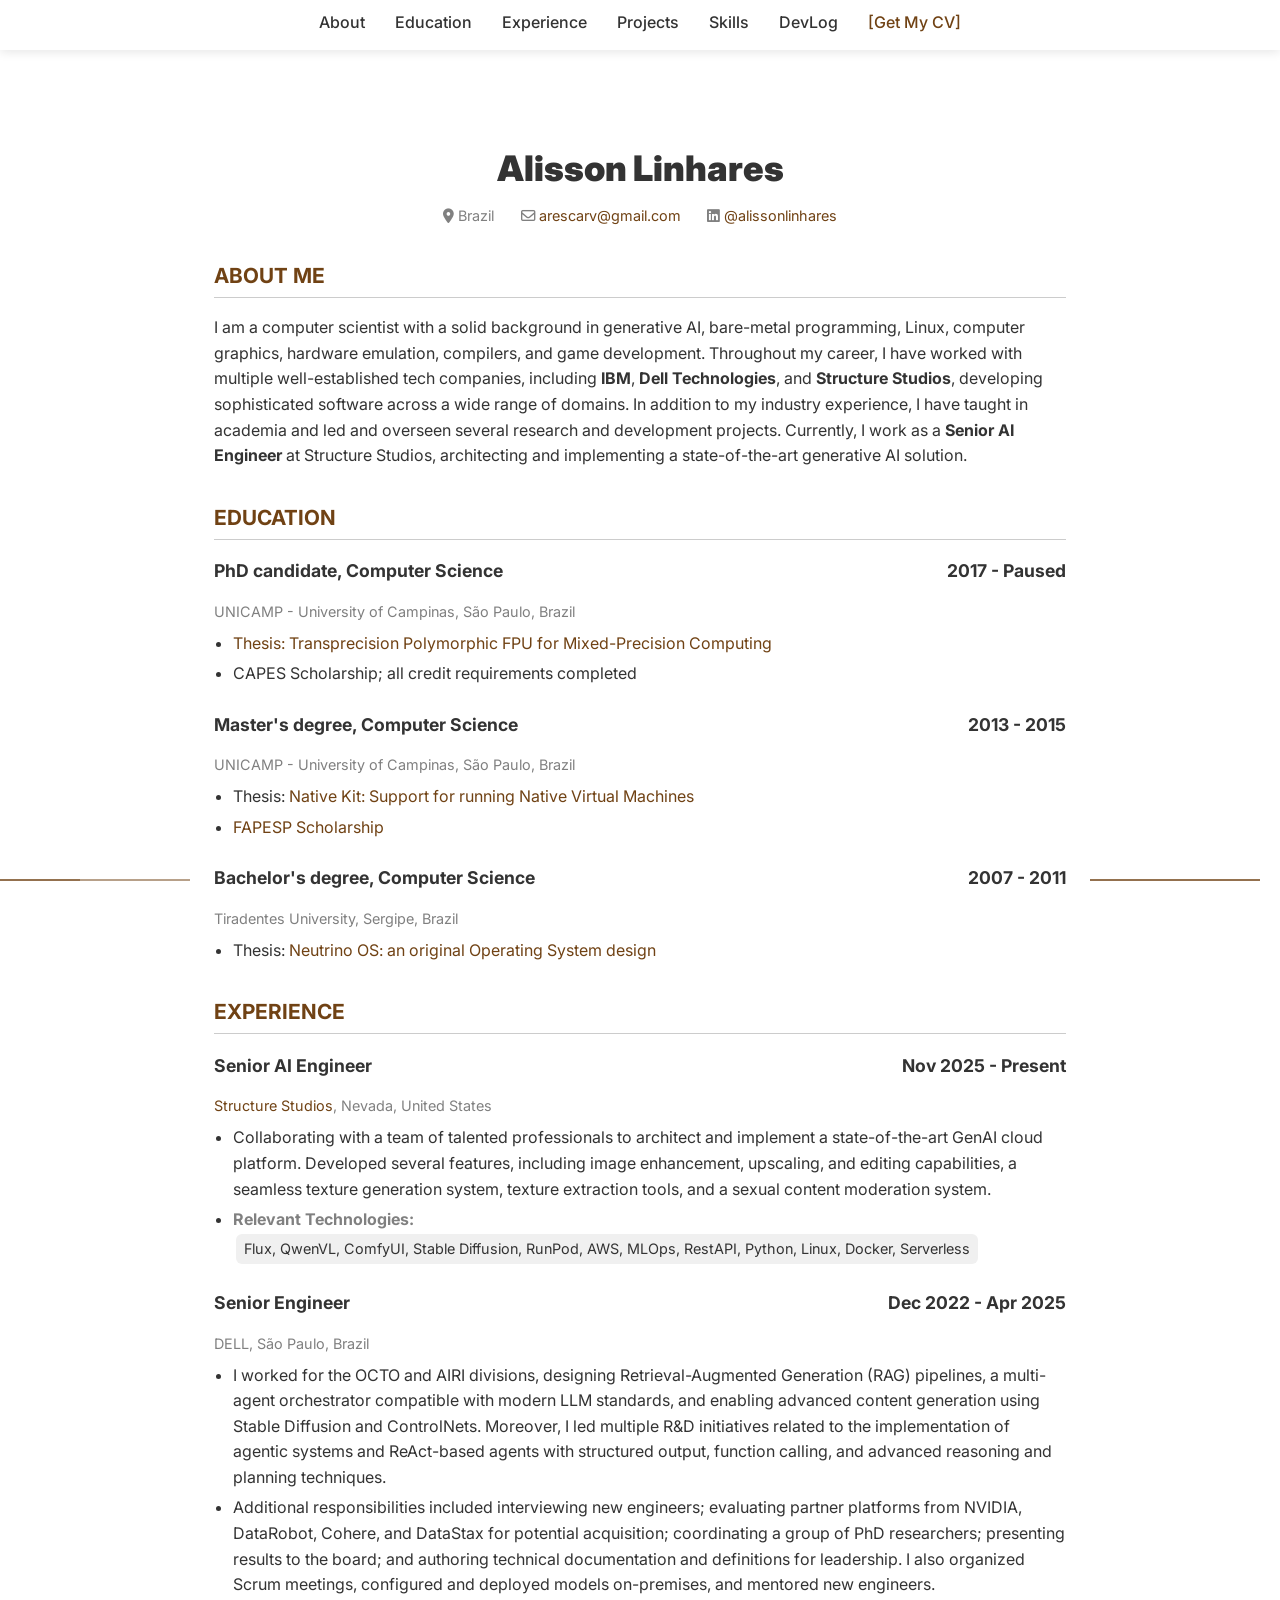
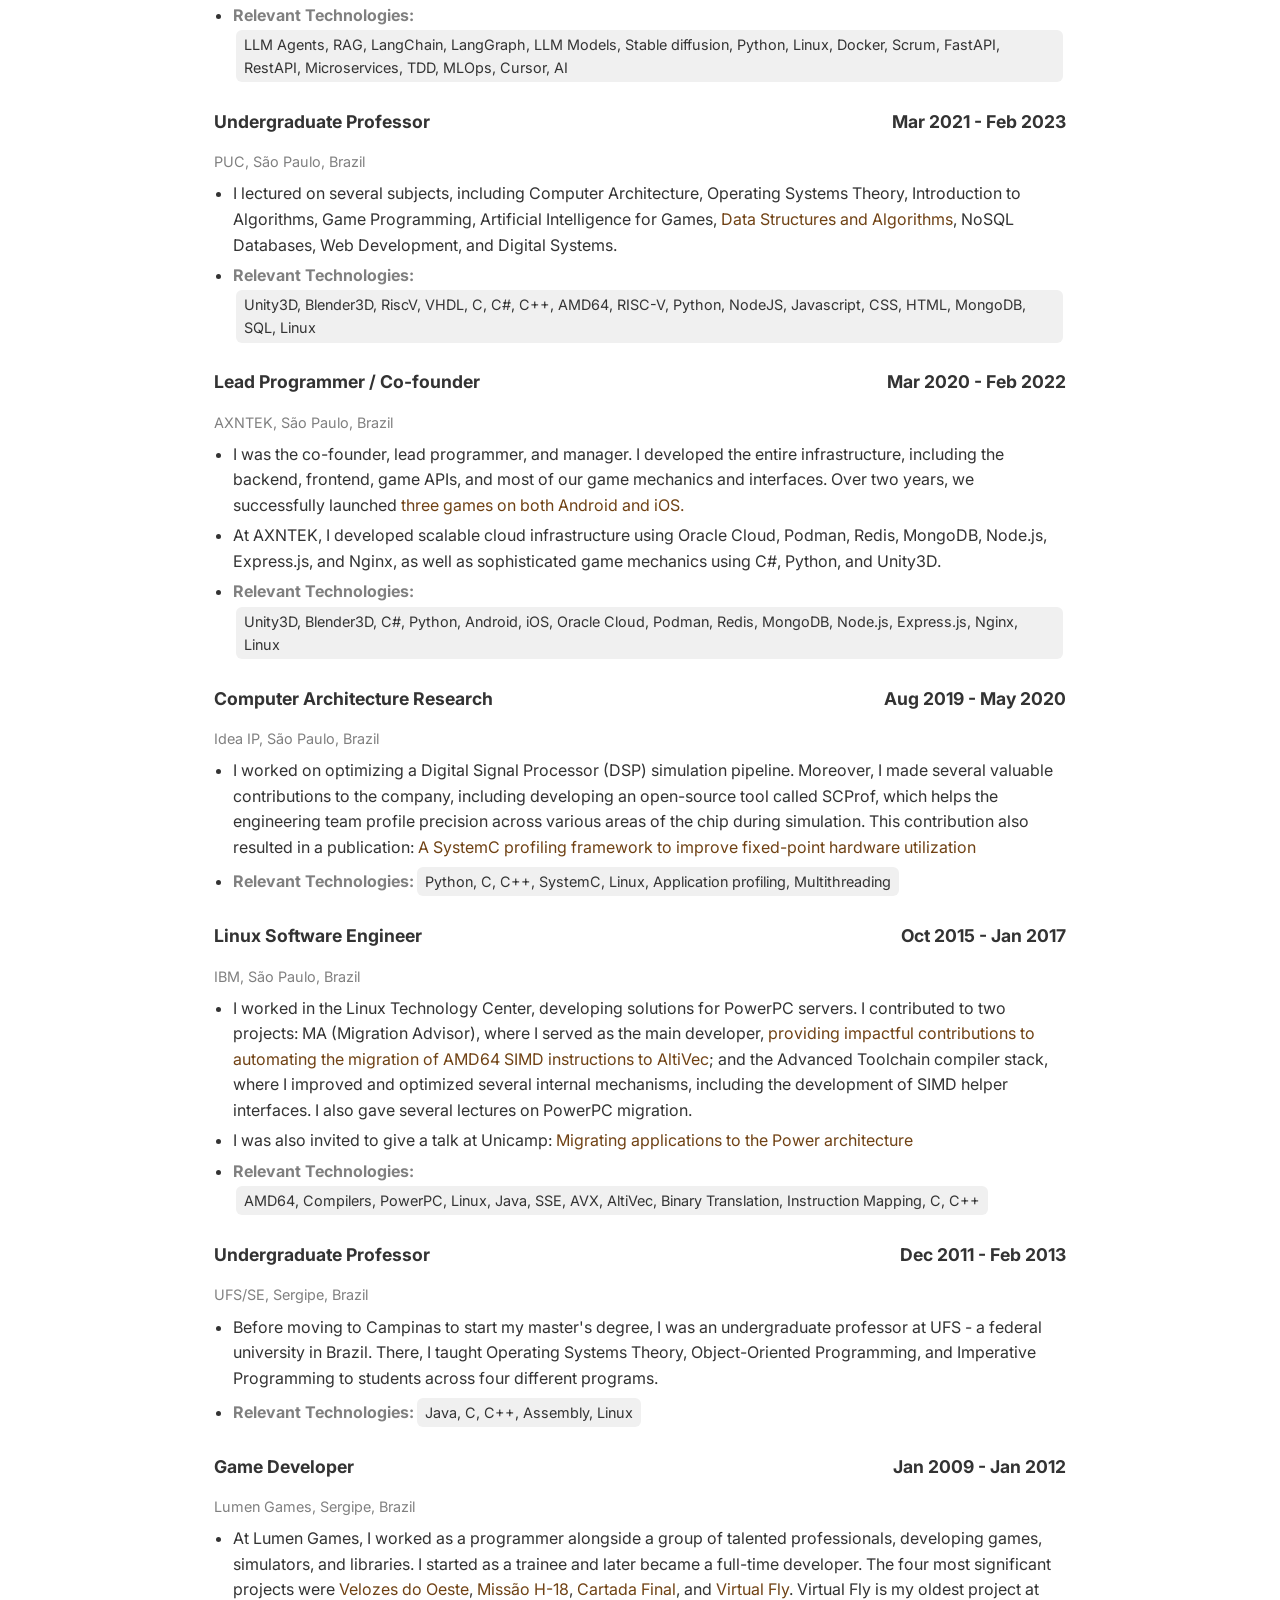
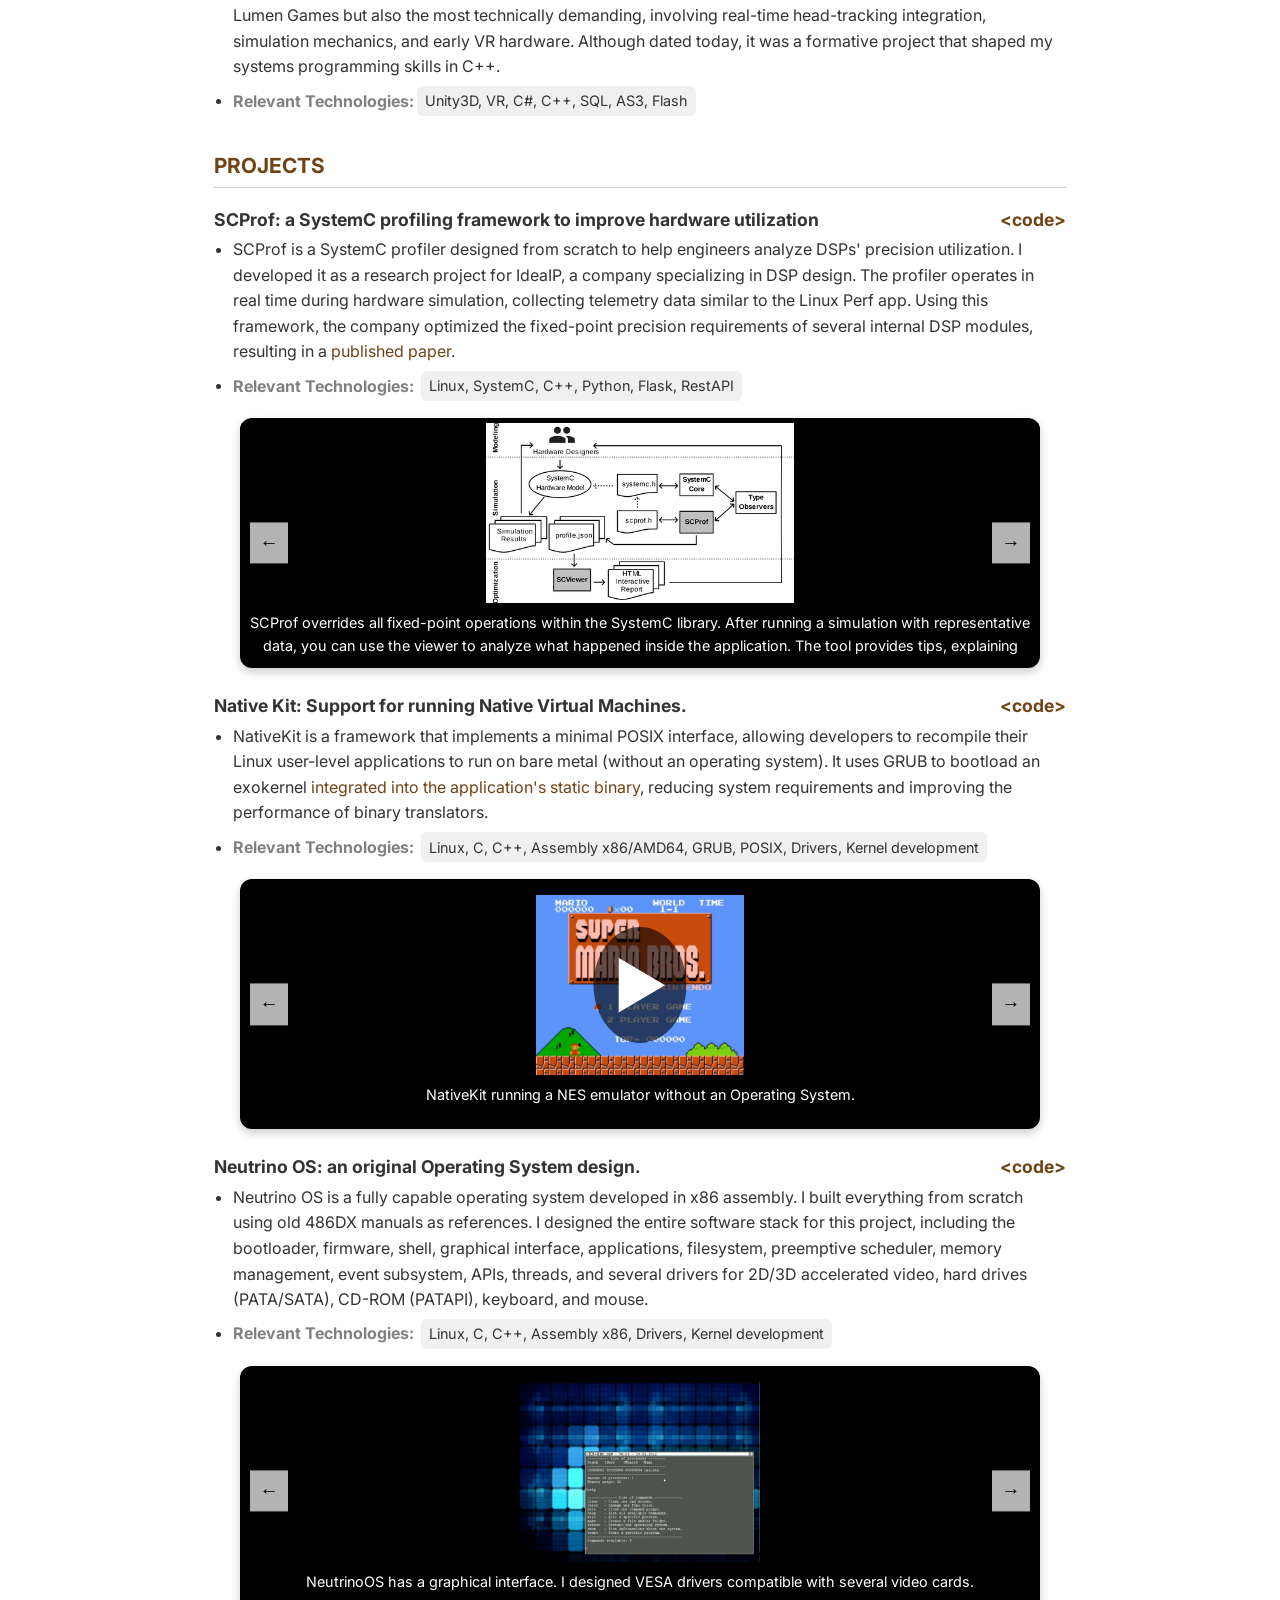
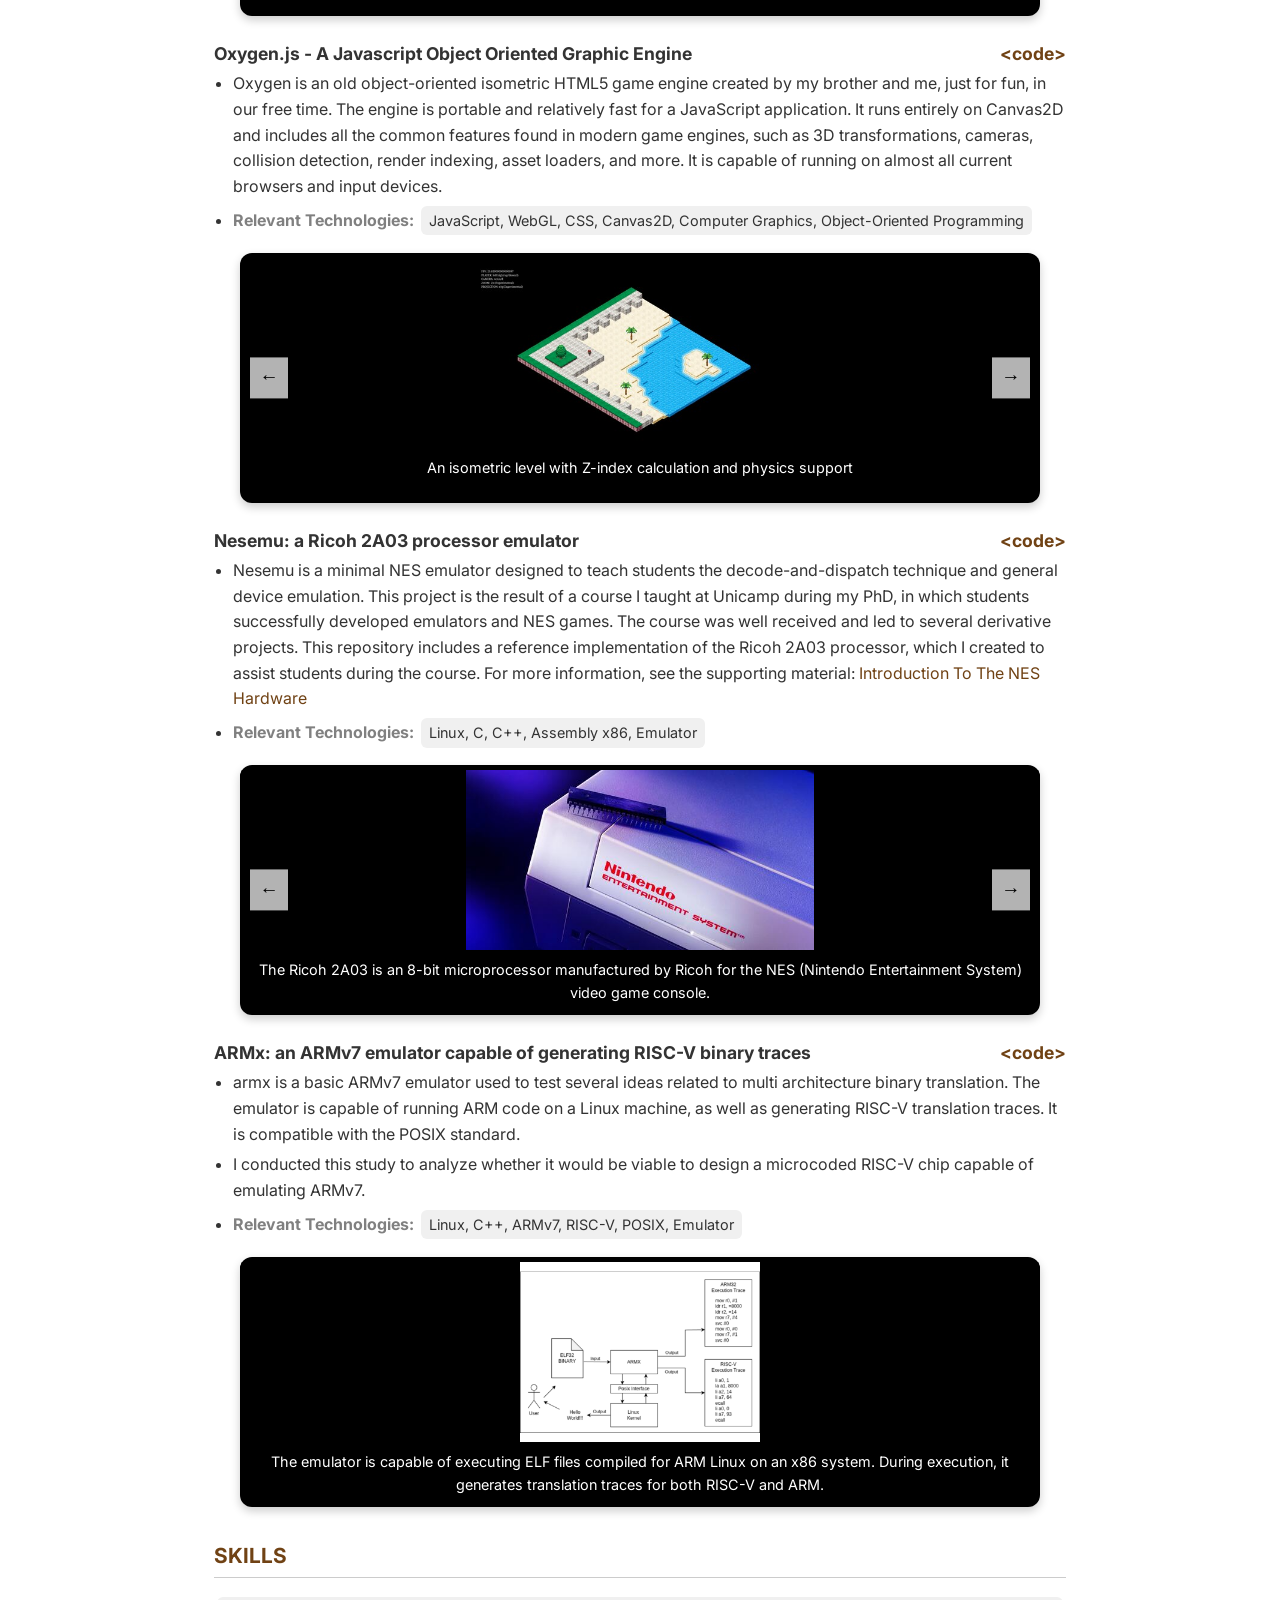
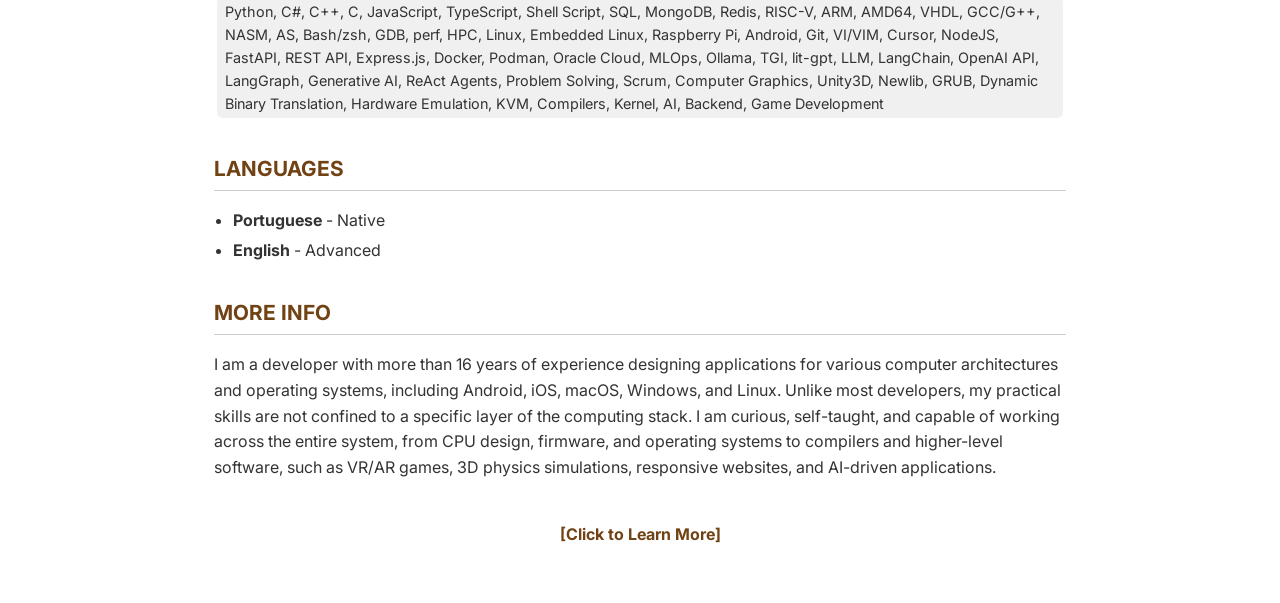
<file: index.html>
<!DOCTYPE html>
<html lang="en">
<head>
    <meta charset="UTF-8" />
    <meta name="viewport" content="width=device-width, initial-scale=1.0"/>
    <meta name="description" content="Alisson Linhares" />
    <title>Alisson Linhares</title>

    <link rel="stylesheet" href="css/style.css" />
    <!-- <link rel="stylesheet" href="css/timeline.css" /> -->
    <link rel="stylesheet" href="css/carousel.css" />
    <link rel="stylesheet" href="css/navmenu.css" />
    <link rel="stylesheet" href="https://cdnjs.cloudflare.com/ajax/libs/font-awesome/6.5.0/css/all.min.css">
</head>
<body>
    <canvas id="circuit-bg"></canvas>

    <div class="content">
        <nav class="nav-menu">
            <ul>
                <li><a href="#about">About</a></li>
                <li><a href="#education">Education</a></li>
                <li><a href="#experience">Experience</a></li>
                <li><a href="#projects">Projects</a></li>
                <li><a href="#skills">Skills</a></li>
                <li><a href="devlog.html">DevLog</a></li>
                <li><a href="assets/alisson_linhares.pdf" id="cv_link">[Get My CV]</a></li>
            </ul>
        </nav>

        <div class="container">
            <header class="center">
                <h1>Alisson Linhares</h1>
                <div class="contact">
                    <span><i class="fas fa-map-marker-alt"></i> Brazil</span>
                    <span><i class="far fa-envelope"></i> <a href="mailto:arescarv@gmail.com">arescarv@gmail.com</a></span>
                    <span><i class="fab fa-linkedin"></i> <a href="https://www.linkedin.com/in/alissonlinhares/">@alissonlinhares</a></span>
                </div>
            </header>

            <section id="about">
                <h2>About me</h2>
                <p>I am a computer scientist with a solid background in generative AI, bare-metal programming, Linux, computer graphics, hardware emulation, compilers, and game development. Throughout my career, I have worked with multiple well-established tech companies, including <strong>IBM</strong>, <strong>Dell Technologies</strong>, and <strong>Structure Studios</strong>, developing sophisticated software across a wide range of domains. In addition to my industry experience, I have taught in academia and led and overseen several research and development projects. Currently, I work as a <strong>Senior AI Engineer</strong> at Structure Studios, architecting and implementing a state-of-the-art generative AI solution.</p>
            </section>

            <!-- <section id="timeline"> -->
            <!--     <h2>Career Overview </h2> -->
            <!--     <p>This is a summary of my career. Put the mouse over each branch to see what happened during that period.</p> -->
            <!--     <div class="timeline&#45;chart&#45;container" id="chart&#45;wrapper"> -->
            <!--         <div class="timeline&#45;chart&#45;card" id="chart&#45;container"> -->
            <!--             <svg id="branch&#45;chart"></svg> -->
            <!--             <div id="tooltip" class="timeline&#45;chart&#45;tooltip" style="display: none;"></div> -->
            <!--         </div> -->
            <!--     </div> -->
            <!-- </section> -->

            <section id="education">
                <h2>Education</h2>
                <div class="entry">
                    <h3>PhD candidate, Computer Science <span>2017 - Paused</span></h3>
                    <p class="org">UNICAMP - University of Campinas, São Paulo, Brazil</p>
                    <ul>
                        <li><a href="/assets/carvalho2019.pdf">Thesis: Transprecision Polymorphic FPU for Mixed-Precision Computing</a></li>
                        <li>CAPES Scholarship; all credit requirements completed</li>
                    </ul>
                </div>

                <div class="entry">
                    <h3>Master's degree, Computer Science <span>2013 - 2015</span></h3>
                    <p class="org">UNICAMP - University of Campinas, São Paulo, Brazil</p>
                    <ul>
                        <li>Thesis: <a href="https://github.com/lmcad-unicamp/NativeKit">Native Kit: Support for running Native Virtual Machines</a></li>
                        <li><a href="https://bv.fapesp.br/pt/pesquisador/672377/alisson-linhares-de-carvalho/">FAPESP Scholarship</a></li>
                    </ul>
                </div>

                <div class="entry">
                    <h3>Bachelor's degree, Computer Science <span>2007 - 2011</span></h3>
                    <p class="org">Tiradentes University, Sergipe, Brazil</p>
                    <ul>
                        <li>Thesis: <a href="https://github.com/AlissonLinhares/NeutrinoOS">Neutrino OS: an original Operating System design</a></li>
                    </ul>
                </div>
            </section>

            <section id="experience">
                <h2>Experience</h2>
                <div class="entry">
                    <h3>Senior AI Engineer<span>Nov 2025 - Present</span></h3>
                    <p class="org"><a href="https://www.structurestudios.com/">Structure Studios</a>, Nevada, United States</p>
                    <ul>
                        <li>Collaborating with a team of talented professionals to architect and implement a state-of-the-art GenAI cloud platform. Developed several features, including image enhancement, upscaling, and editing capabilities, a seamless texture generation system, texture extraction tools, and a sexual content moderation system.</li>
                        <li><span class="tech">Relevant Technologies:</span> <span class="tags">Flux, QwenVL, ComfyUI, Stable Diffusion, RunPod, AWS, MLOps, RestAPI, Python, Linux, Docker, Serverless</span></li>
                    </ul>
                </div>

                <div class="entry">
                    <h3>Senior Engineer<span>Dec 2022 - Apr 2025</span></h3>
                    <p class="org">DELL, São Paulo, Brazil</p>
                    <ul>
                        <li>I worked for the OCTO and AIRI divisions, designing Retrieval-Augmented Generation (RAG) pipelines, a multi-agent orchestrator compatible with modern LLM standards, and enabling advanced content generation using Stable Diffusion and ControlNets. Moreover, I led multiple R&D initiatives related to the implementation of agentic systems and ReAct-based agents with structured output, function calling, and advanced reasoning and planning techniques.</li>
                        <li>Additional responsibilities included interviewing new engineers; evaluating partner platforms from NVIDIA, DataRobot, Cohere, and DataStax for potential acquisition; coordinating a group of PhD researchers; presenting results to the board; and authoring technical documentation and definitions for leadership. I also organized Scrum meetings, configured and deployed models on-premises, and mentored new engineers.</li>
                        <li><span class="tech">Relevant Technologies:</span> <span class="tags">LLM Agents, RAG, LangChain,
                                LangGraph, LLM Models, Stable diffusion, Python, Linux, Docker, Scrum, FastAPI, RestAPI,
                                Microservices, TDD, MLOps, Cursor, AI</span></li>
                    </ul>
                </div>

                <div class="entry">
                    <h3>Undergraduate Professor <span>Mar 2021 - Feb 2023</span></h3>
                    <p class="org">PUC, São Paulo, Brazil</p>
                    <ul>
                        <li>I lectured on several subjects, including Computer Architecture, Operating Systems Theory, Introduction to Algorithms, Game Programming, Artificial Intelligence for Games, <a href="https://github.com/AlissonLinhares/AlgView">Data Structures and Algorithms</a>, NoSQL Databases, Web Development, and Digital Systems.</li>
                        <li><span class="tech">Relevant Technologies:</span><span class="tags">Unity3D, Blender3D, RiscV, VHDL, C, C#, C++, AMD64, RISC-V, Python, NodeJS, Javascript, CSS, HTML, MongoDB, SQL, Linux</span></li>
                    </ul>
                </div>

                <div class="entry">
                    <h3>Lead Programmer / Co-founder <span>Mar 2020 - Feb 2022</span></h3>
                    <p class="org">AXNTEK, São Paulo, Brazil</p>
                    <ul>
                        <li>I was the co-founder, lead programmer, and manager. I developed the entire infrastructure, including the backend, frontend, game APIs, and most of our game mechanics and interfaces. Over two years, we successfully launched <a href="https://axntek.games">three games on both Android and iOS.</a></li>
                        <li>At AXNTEK, I developed scalable cloud infrastructure using Oracle Cloud, Podman, Redis, MongoDB, Node.js, Express.js, and Nginx, as well as sophisticated game mechanics using C#, Python, and Unity3D.</li>
                        <li><span class="tech">Relevant Technologies:</span><span class="tags">Unity3D, Blender3D, C#, Python, Android, iOS, Oracle Cloud, Podman, Redis, MongoDB, Node.js, Express.js, Nginx, Linux</span></li>
                    </ul>
                </div>

                <div class="entry">
                    <h3>Computer Architecture Research <span>Aug 2019 - May 2020</span></h3>
                    <p class="org">Idea IP, São Paulo, Brazil</p>
                    <ul>
                        <li>I worked on optimizing a Digital Signal Processor (DSP) simulation pipeline. Moreover, I made several valuable contributions to the company, including developing an open-source tool called SCProf, which helps the engineering team profile precision across various areas of the chip during simulation. This contribution also resulted in a publication: <a href="https://github.com/AlissonLinhares/scprof/blob/master/doc/sbcci_2020.pdf">A SystemC profiling framework to improve fixed-point hardware utilization</a></li>
                        <li><span class="tech">Relevant Technologies:</span><span class="tags">Python, C, C++, SystemC, Linux, Application profiling, Multithreading</span></li>
                    </ul>
                </div>

                <div class="entry">
                    <h3>Linux Software Engineer <span>Oct 2015 - Jan 2017</span></h3>
                    <p class="org">IBM, São Paulo, Brazil</p>
                    <ul>
                        <li>I worked in the Linux Technology Center, developing solutions for PowerPC servers. I contributed to two projects: MA (Migration Advisor), where I served as the main developer, <a href="/assets/powerpc.pdf">providing impactful contributions to automating the migration of AMD64 SIMD instructions to AltiVec</a>; and the Advanced Toolchain compiler stack, where I improved and optimized several internal mechanisms, including the development of SIMD helper interfaces. I also gave several lectures on PowerPC migration.</li>
                        <li>I was also invited to give a talk at Unicamp: <a href="https://www.youtube.com/watch?v=TMgTuCLl_Oo">Migrating applications to the Power architecture</a></li>
                        <li><span class="tech">Relevant Technologies:</span><span class="tags">AMD64, Compilers, PowerPC, Linux, Java, SSE, AVX, AltiVec, Binary Translation, Instruction Mapping, C, C++</span></li>
                    </ul>
                </div>

                <div class="entry">
                    <h3>Undergraduate Professor <span>Dec 2011 - Feb 2013</span></h3>
                    <p class="org">UFS/SE, Sergipe, Brazil</p>
                    <ul>
                        <li>Before moving to Campinas to start my master's degree, I was an undergraduate professor at UFS - a federal university in Brazil. There, I taught Operating Systems Theory, Object-Oriented Programming, and Imperative Programming to students across four different programs.</li>
                        <li><span class="tech">Relevant Technologies:</span><span class="tags">Java, C, C++, Assembly, Linux</span></li>
                    </ul>
                </div>

                <div class="entry">
                    <h3>Game Developer <span>Jan 2009 - Jan 2012</span></h3>
                    <p class="org">Lumen Games, Sergipe, Brazil</p>
                    <ul>
                        <li>At Lumen Games, I worked as a programmer alongside a group of talented professionals, developing games, simulators, and libraries. I started as a trainee and later became a full-time developer. The four most significant projects were <a href="https://lumen.games/portfolio-item/the-fastest-cars-in-the-west/">Velozes do Oeste</a>, <a href="https://lumen.games/portfolio-item/h18-mission-and-plantom-challenge/">Missão H-18</a>, <a href="https://lumen.games/portfolio-item/cartada-final/">Cartada Final</a>, and <a href="https://www.youtube.com/watch?v=4Lb3BAwyC3o&feature=youtu.be">Virtual Fly</a>. Virtual Fly is my oldest project at Lumen Games but also the most technically demanding, involving real-time head-tracking integration, simulation mechanics, and early VR hardware. Although dated today, it was a formative project that shaped my systems programming skills in C++.</li>
                        <li><span class="tech">Relevant Technologies:</span><span class="tags">Unity3D, VR, C#, C++, SQL, AS3, Flash </span></li>
                    </ul>
                </div>
            </section>

            <section id="projects">
                <h2>Projects</h2>
                <div class="entry">
                    <h3>SCProf: a SystemC profiling framework to improve hardware utilization <a href="https://github.com/AlissonLinhares/scprof">&lt;code&gt;</a></h3>
                    <ul>
                        <li>SCProf is a SystemC profiler designed from scratch to help engineers analyze DSPs' precision utilization. I developed it as a research project for IdeaIP, a company specializing in DSP design. The profiler operates in real time during hardware simulation, collecting telemetry data similar to the Linux Perf app. Using this framework, the company optimized the fixed-point precision requirements of several internal DSP modules, resulting in a <a href="https://github.com/AlissonLinhares/scprof/blob/master/doc/sbcci_2020.pdf">published paper</a>. </li>
                        <li><span class="tech">Relevant Technologies:</span> <span class="tags">Linux, SystemC, C++, Python, Flask, RestAPI</span></li>
                    </ul>
                    <div class="carousel original-carousel">
                        <div class="carousel-images">
                            <div class="carousel-item">
                                <img src="assets/images/mini/scprof0.jpg" alt="Interface 0" data-index="0">
                                <div class="caption">SCProf overrides all fixed-point operations within the SystemC library. After running a simulation with representative data, you can use the viewer to analyze what happened inside the application. The tool provides tips, explaining what needs to be done to improve bit utilization and reduce hardware requirements. The project was used by IdeaIP to substantially improve their DSP hardware.</div>
                            </div>
                            <div class="carousel-item">
                                <img src="assets/images/mini/scprof1.jpg" alt="Interface 1" data-index="1">
                                <div class="caption">We can analyse simulation results remotely using a web interface.</div>
                            </div>
                            <div class="carousel-item">
                                <img src="assets/images/mini/scprof2.jpg" alt="Interface 2" data-index="2">
                                <div class="caption">The app gives several useful optimization tips, including how many bits are really used.</div>
                            </div>
                            <div class="carousel-item">
                                <img src="assets/images/mini/scprof3.jpg" alt="Interface 3" data-index="3">
                                <div class="caption">Engineers from IdeaIP used the app to improve their DSP hardware precision.</div>
                            </div>
                        </div>
                        <div class="carousel-buttons">
                            <button class="prevBtn">&#8592;</button>
                            <button class="nextBtn">&#8594;</button>
                        </div>
                    </div>
                </div>

                <div class="entry">
                    <h3>Native Kit: Support for running Native Virtual Machines. <a href="https://github.com/lmcad-unicamp/NativeKit">&lt;code&gt;</a></h3>
                    <ul>
                        <li>NativeKit is a framework that implements a minimal POSIX interface, allowing developers to recompile their Linux user-level applications to run on bare metal (without an operating system). It uses GRUB to bootload an exokernel <a href="https://github.com/lmcad-unicamp/NativeKit/blob/master/doc/apresentacao.pdf">integrated into the application's static binary</a>, reducing system requirements and improving the performance of binary translators.</li>
                        <li><span class="tech">Relevant Technologies:</span> <span class="tags">Linux, C, C++, Assembly x86/AMD64, GRUB, POSIX, Drivers, Kernel development</span></li>
                    </ul>
                    <div class="carousel original-carousel">
                        <div class="carousel-images">
                            <div class="carousel-item">
                                <a href="https://www.youtube.com/embed/jj--cF3suvU" target="_blank" rel="noopener" class="video-thumbnail">
                                    <img width=300 height=270 src="assets/images/full/nativekit2.jpg" title="" alt="Watch on YouTube">
                                    <span class="play-button">&#9658;</span>
                                </a>
                                <div class="caption">NativeKit running a NES emulator without an Operating System.</div>
                            </div>
                            <div class="carousel-item">
                                <img src="assets/images/mini/nativekit0.jpg" alt="Interface 0" data-index="0">
                                <div class="caption">NativeKit is an exokernel embedded in the application code, allowing a binary to execute on bare metal without an operating system.</div>
                            </div>
                            <div class="carousel-item">
                                <img src="assets/images/mini/nativekit1.jpg" alt="Interface 1" data-index="1">
                                <div class="caption">The API is fully object-oriented. In this example, I built a kernel with UART support to run an 8086 emulator. The image on the right shows FreeDOS running on tiny8086 emulator, operating on bare metal using the NativeKit API.</div>
                            </div>
                        </div>
                        <div class="carousel-buttons">
                            <button class="prevBtn">&#8592;</button>
                            <button class="nextBtn">&#8594;</button>
                        </div>
                    </div>
                </div>

                <div class="entry">
                    <h3>Neutrino OS: an original Operating System design. <a href="https://github.com/AlissonLinhares/NeutrinoOS">&lt;code&gt;</a></h3>
                    <ul>
                        <li>Neutrino OS is a fully capable operating system developed in x86 assembly. I built everything from scratch using old 486DX manuals as references. I designed the entire software stack for this project, including the bootloader, firmware, shell, graphical interface, applications, filesystem, preemptive scheduler, memory management, event subsystem, APIs, threads, and several drivers for 2D/3D accelerated video, hard drives (PATA/SATA), CD-ROM (PATAPI), keyboard, and mouse.</li>
                        <li><span class="tech">Relevant Technologies:</span> <span class="tags">Linux, C, C++, Assembly x86, Drivers, Kernel development</span></li>
                    </ul>
                    <div class="carousel original-carousel">
                        <div class="carousel-images">
                            <div class="carousel-item">
                                <img src="assets/images/mini/neutrino0.png" alt="Interface 1" data-index="0">
                                <div class="caption">NeutrinoOS has a graphical interface. I designed VESA drivers compatible with several video cards.</div>
                            </div>
                            <div class="carousel-item">
                                <img src="assets/images/mini/neutrino1.png" alt="Interface 2" data-index="1">
                                <div class="caption">The shell includes a terminal that allows interaction with the file system, enabling users to load applications and navigate through directories.</div>
                            </div>
                            <div class="carousel-item">
                                <img src="assets/images/mini/neutrino2.png" alt="Interface 3" data-index="2">
                                <div class="caption">The operating system supports time-sharing, efficient memory allocation, and protected addressing.</div>
                            </div>
                            <div class="carousel-item">
                                <img src="assets/images/mini/neutrino3.png" alt="Interface 4" data-index="3">
                                <div class="caption">It is a toy project, but it provides a full syscall interface and event-oriented APIs for development.</div>
                            </div>
                        </div>
                        <div class="carousel-buttons">
                            <button class="prevBtn">&#8592;</button>
                            <button class="nextBtn">&#8594;</button>
                        </div>
                    </div>
                </div>

                <div class="entry">
                    <h3>Oxygen.js - A Javascript Object Oriented Graphic Engine<a href="https://github.com/AlissonLinhares/Oxygen">&lt;code&gt;</a></h3>
                    <ul>
                        <li>Oxygen is an old object-oriented isometric HTML5 game engine created by my brother and me, just for fun, in our free time. The engine is portable and relatively fast for a JavaScript application. It runs entirely on Canvas2D and includes all the common features found in modern game engines, such as 3D transformations, cameras, collision detection, render indexing, asset loaders, and more. It is capable of running on almost all current browsers and input devices.</li>
                        <li><span class="tech">Relevant Technologies:</span> <span class="tags">JavaScript, WebGL, CSS, Canvas2D, Computer Graphics, Object-Oriented Programming</span></li>
                    </ul>
                    <div class="carousel original-carousel">
                        <div class="carousel-images">
                            <div class="carousel-item">
                                <img src="assets/images/mini/oxygen1.jpg" alt="Interface 1" data-index="0">
                                <div class="caption">An isometric level with Z-index calculation and physics support</div>
                            </div>
                            <div class="carousel-item">
                                <img src="assets/images/mini/oxygen2.jpg" alt="Interface 2" data-index="1">
                                <div class="caption">The engine is highly optimized; it can handle thousands of animated elements running in the background</div>
                            </div>
                        </div>
                        <div class="carousel-buttons">
                            <button class="prevBtn">&#8592;</button>
                            <button class="nextBtn">&#8594;</button>
                        </div>
                    </div>
                </div>
                <div class="entry">
                    <h3>Nesemu: a Ricoh 2A03 processor emulator<a href="https://github.com/AlissonLinhares/nesemu">&lt;code&gt;</a></h3>
                    <ul>
                        <li>Nesemu is a minimal NES emulator designed to teach students the decode-and-dispatch technique and general device emulation. This project is the result of a course I taught at Unicamp during my PhD, in which students successfully developed emulators and NES games. The course was well received and led to several derivative projects. This repository includes a reference implementation of the Ricoh 2A03 processor, which I created to assist students during the course. For more information, see the supporting material: <a href="https://raw.githubusercontent.com/AlissonLinhares/nesemu/master/doc/IntroductionToTheNESHardware.pdf">Introduction To The NES Hardware</a></li>
                        <li><span class="tech">Relevant Technologies:</span> <span class="tags">Linux, C, C++, Assembly x86, Emulator</span></li>
                    </ul>
                    <div class="carousel original-carousel">
                        <div class="carousel-images">
                            <div class="carousel-item">
                                <img src="assets/images/mini/nesemu01.jpg" alt="Interface 1" data-index="0">
                                <div class="caption">The Ricoh 2A03 is an 8-bit microprocessor manufactured by Ricoh for the NES (Nintendo Entertainment System) video game console.</div>
                            </div>
                            <div class="carousel-item">
                                <img src="assets/images/mini/nesemu02.jpg" alt="Interface 2" data-index="1">
                                <div class="caption">The emulator implements the entire instruction set, including the memory map of the original console.</div>
                            </div>
                            <div class="carousel-item">
                                <img src="assets/images/mini/nesemu03.jpg" alt="Interface 2" data-index="1">
                                <div class="caption">We can run homebrew binaries, but I didn't finish the emulator. I implemented this code as a reference to help students understand how to implement a decode-and-dispatch interpreter engine.</div>
                            </div>
                        </div>
                        <div class="carousel-buttons">
                            <button class="prevBtn">&#8592;</button>
                            <button class="nextBtn">&#8594;</button>
                        </div>
                    </div>
                </div>
                <div class="entry">
                    <h3>ARMx: an ARMv7 emulator capable of generating RISC-V binary traces<a href="https://github.com/AlissonLinhares/armx">&lt;code&gt;</a></h3>
                    <ul>
                        <li>armx is a basic ARMv7 emulator used to test several ideas related to multi architecture binary translation. The emulator is capable of running ARM code on a Linux machine, as well as generating RISC-V translation traces. It is compatible with the POSIX standard.</li>
                        <li>I conducted this study to analyze whether it would be viable to design a microcoded RISC-V chip capable of emulating ARMv7.</li>
                        <li><span class="tech">Relevant Technologies:</span> <span class="tags">Linux, C++, ARMv7, RISC-V, POSIX, Emulator</span></li>
                    </ul>
                    <div class="carousel original-carousel">
                        <div class="carousel-images">
                            <div class="carousel-item">
                                <img src="assets/images/mini/armx0.png" alt="Interface 1" data-index="0">
                                <div class="caption">The emulator is capable of executing ELF files compiled for ARM Linux on an x86 system. During execution, it generates translation traces for both RISC-V and ARM.</div>
                            </div>
                        </div>
                    </div>
                </div>
            </section>

            <section id="skills">
                <h2>Skills</h2>
                <div class="tags">
                    Python, C#, C++, C, JavaScript, TypeScript, Shell Script, SQL, MongoDB, Redis, RISC-V, ARM, AMD64, VHDL, GCC/G++, NASM, AS, Bash/zsh, GDB, perf, HPC, Linux, Embedded Linux, Raspberry Pi, Android, Git, VI/VIM, Cursor, NodeJS, FastAPI, REST API, Express.js, Docker, Podman, Oracle Cloud, MLOps, Ollama, TGI, lit-gpt, LLM, LangChain, OpenAI API, LangGraph, Generative AI, ReAct Agents, Problem Solving, Scrum, Computer Graphics, Unity3D, Newlib, GRUB, Dynamic Binary Translation, Hardware Emulation, KVM, Compilers, Kernel, AI, Backend, Game Development
                </div>
            </section>

            <section>
                <h2>Languages</h2>
                <ul>
                    <li><strong>Portuguese</strong> - Native</li>
                    <li><strong>English</strong> - Advanced</li>
                </ul>
            </section>

            <section>
                <h2>More info</h2>
                <p>I am a developer with more than 16 years of experience designing applications for various computer architectures and operating systems, including Android, iOS, macOS, Windows, and Linux. Unlike most developers, my practical skills are not confined to a specific layer of the computing stack. I am curious, self-taught, and capable of working across the entire system, from CPU design, firmware, and operating systems to compilers and higher-level software, such as VR/AR games, 3D physics simulations, responsive websites, and AI-driven applications.</p>
            </section>
        </div>

        <div id="imageModal" class="modal">
            <span class="close">&times;</span>
            <img class="modal-content" id="fullImage">
            <div id="modalCaption"></div>
        </div>

        <br>
        <div style="text-align:center">
            <a href="devlog.html" id="loadMore"><b>[Click to Learn More]</b></a>
        </div>

        <!-- <script src="js/timeline.js"></script> -->
        <script src="js/animation.js"></script>
        <script src="js/carousel.js"></script>
    </div>
</body>
</html>
</file>
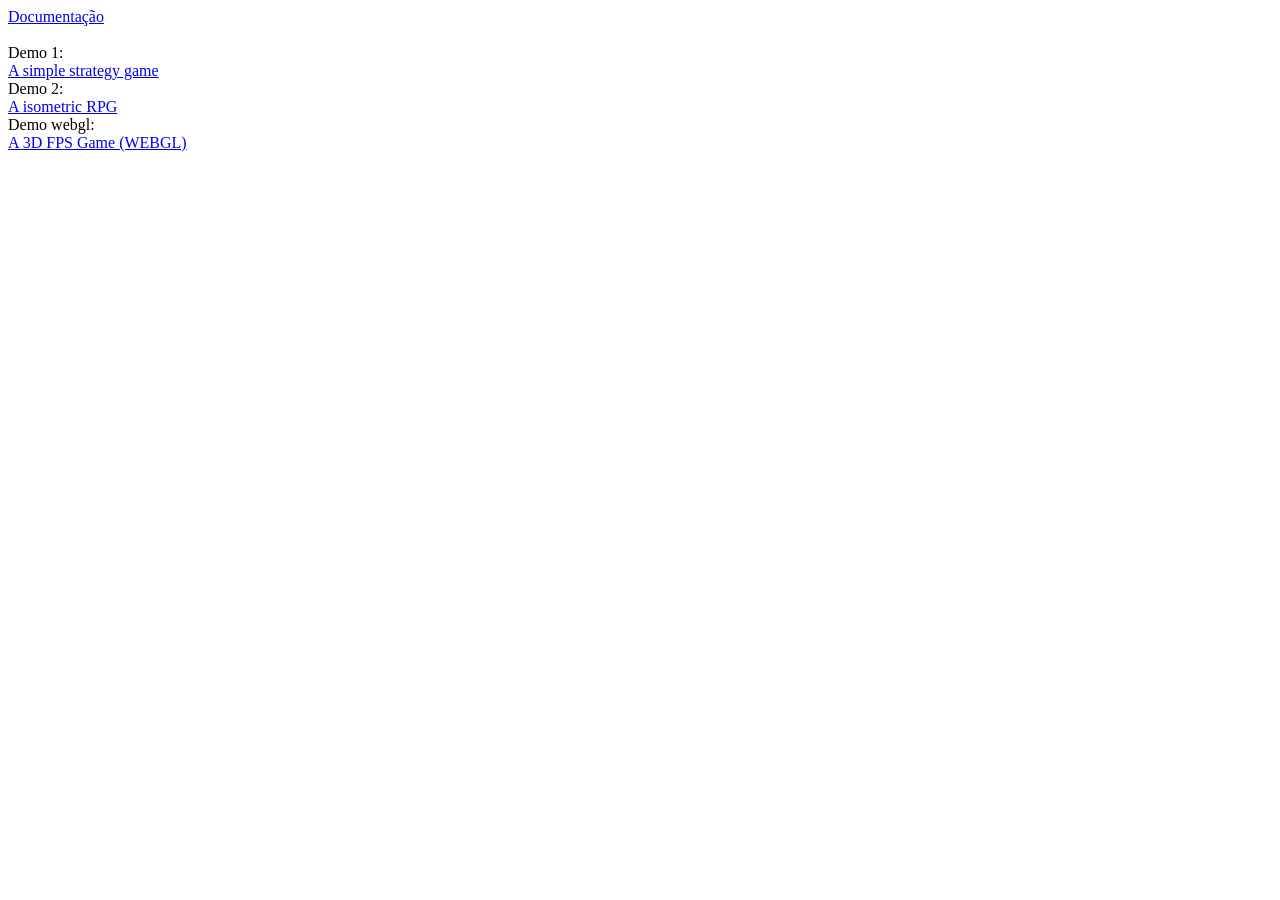
<file: assets/oxygen/index.html>
<html>
<head>
	<meta http-equiv="content-type" content="text/html; charset=utf-8">
	<title>Oxygen</title>
</head>

<body>
	<a href="doc/doc.html">Documentação</a></br></br>

	Demo 1:</br>
	<a href="demo/demo.html">A simple strategy game</a></br>

	Demo 2:</br>
	<a href="demo/demo2.html">A isometric RPG</a></br>

	Demo webgl:</br>
	<a href="webgl/index.html">A 3D FPS Game (WEBGL)</a></br>
</body>
</html>
</file>
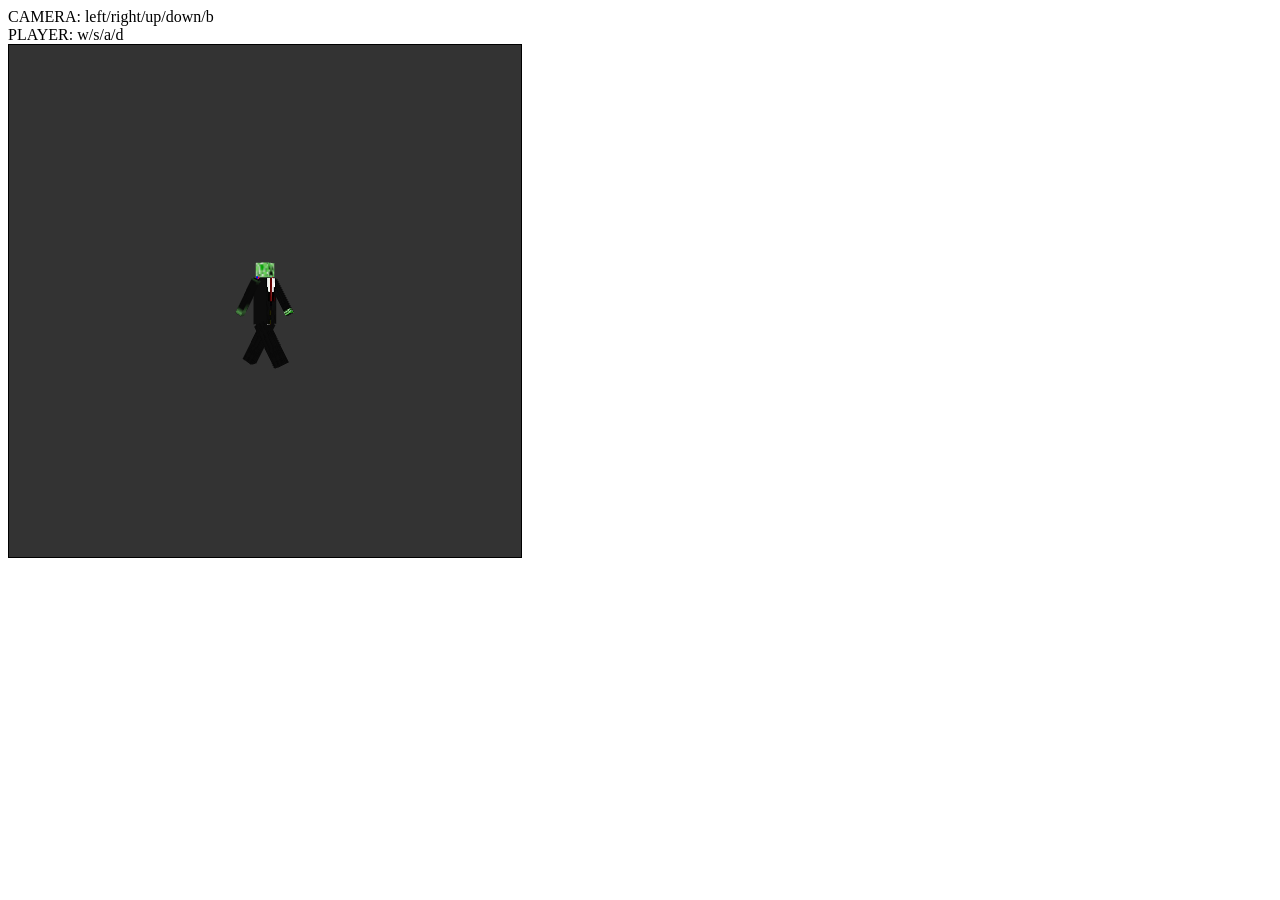
<file: assets/oxygen/webgl/index.html>
<!doctype html>
<html lang="en">
	<head>
		<meta charset="UTF-8">
		<title>Object3 Engine</title>

		<script type="text/javascript" src="glMatrix-0.9.5.min.js"></script>
		<script type="text/javascript" src="shader.js"></script>
		<script type="text/javascript" src="object3d.js"></script>
		<script type="text/javascript" src="camera.js"></script>
		<script type="text/javascript" src="shape.js"></script>
		<script type="text/javascript" src="cube.js"></script>
		<script type="text/javascript" src="pyramid.js"></script>
		<script type="text/javascript" src="sphere.js"></script>
		<script type="text/javascript" src="texture.js"></script>
		<script type="text/javascript" src="keyboard.js"></script>
		<script type="text/javascript" src="oxygen.js"></script>
	</head>

	<body>
		<font color="black">
			CAMERA: left/right/up/down/b <br>
			PLAYER: w/s/a/d <br>
		</font>
		<script type="text/javascript">
			var o2 = new Oxygen( 512, 512 );
			var player = new o2.Object3D( 0, 0,-20 );
			var head = new o2.Cube( 0.0,   2.7, 0 );
			var lArm = new o2.Cube( 0.0, -19.0, 0 );
			var rArm = new o2.Cube( 0.0, -19.0, 0 );
			var lLeg = new o2.Cube( 0.0, -19.0, 0 );
			var rLeg = new o2.Cube( 0.0, -19.0, 0 );
			var body = new o2.Cube( 0.0,     0, 0 );

			var jointLArm = new o2.Cube(-1.4, 2, 0 );
			var jointRArm = new o2.Cube( 1.4, 2, 0 );
			var jointLLeg = new o2.Cube(-0.6,-2, 0 );
			var jointRLeg = new o2.Cube( 0.6,-2, 0 );
			var camera = new o2.Camera( 0, 0, 0 );
			var cam = new o2.Object3D( 0, 0, 20 );
			cam.add(camera);

			head.texture = new o2.Texture( "head.jpg", Texture.HIGH_DEFINITION );
			lLeg.texture = new o2.Texture( "leg.jpg" , Texture.LOW_DEFINITION );
			rLeg.texture = new o2.Texture( "leg.jpg" , Texture.MEDIUM_DEFINITION );
			lArm.texture = new o2.Texture( "arm.jpg" , Texture.HIGH_DEFINITION );
			rArm.texture = new o2.Texture( "arm.jpg" , Texture.LOW_DEFINITION );
			body.texture = new o2.Texture( "body.jpg" , Texture.MEDIUM_DEFINITION );

			head.setScale( 0.6, 0.6,  0.6 );
			lLeg.setScale( 5, 20, 5 );
			rLeg.setScale( 5, 20, 5 );
			lArm.setScale( 3, 17, 3 );
			rArm.setScale( 3, 17, 3 );
			body.setScale( 1,  2, 0.6);

			jointLArm.setScale( 0.1, 0.1, 0.1 );
			jointRArm.setScale( 0.1, 0.1, 0.1 );
			jointLLeg.setScale( 0.1, 0.1, 0.1 );
			jointRLeg.setScale( 0.1, 0.1, 0.1 );

			jointLArm.add( lArm );
			jointRArm.add( rArm );
			jointLLeg.add( lLeg );
			jointRLeg.add( rLeg );

			player.add( body );
			player.add( jointLLeg );
			player.add( jointRLeg );
			player.add( jointLArm );
			player.add( jointRArm );
			player.add( head );

			jointLArm.rotateX( 0.4 );
			jointRArm.rotateX( -0.4 );
			jointRLeg.rotateX( 0.4 );
			jointLLeg.rotateX( -0.4 );

			var x = -0.1;
			var cont = 0;

			var key = new o2.Keyboard();

			o2.onUpdate = function() {
				player.rotateY(0.1);

				if ( key.isDown( "up" ) )
					camera.rotateX( 0.2 );
				else if ( key.isDown( "down" ) )
					camera.rotateX( -0.2 );

				if ( key.isDown( "left" ) )
					cam.rotateY( 0.2 );
				else if( key.isDown( "right" ) )
					cam.rotateY( -0.2 );

				if ( key.isDown( "a" ) )
					cam.translateX( -0.8 );
				else if ( key.isDown( "d" ) )
					cam.translateX( 0.8 );

				if ( key.isDown( "w" ) )
					cam.translateZ( -0.8 );
				else if ( key.isDown( "s" ) )
					cam.translateZ( 0.8 );

				if ( ++cont > 10 ) {
					cont = 0;
					x *= -1;
				}

				jointLArm.rotateX( x );
				jointRArm.rotateX( -x );
				jointRLeg.rotateX( x );
				jointLLeg.rotateX( -x );
			}

			o2.start();
		</script>
</body>
</html>
</file>
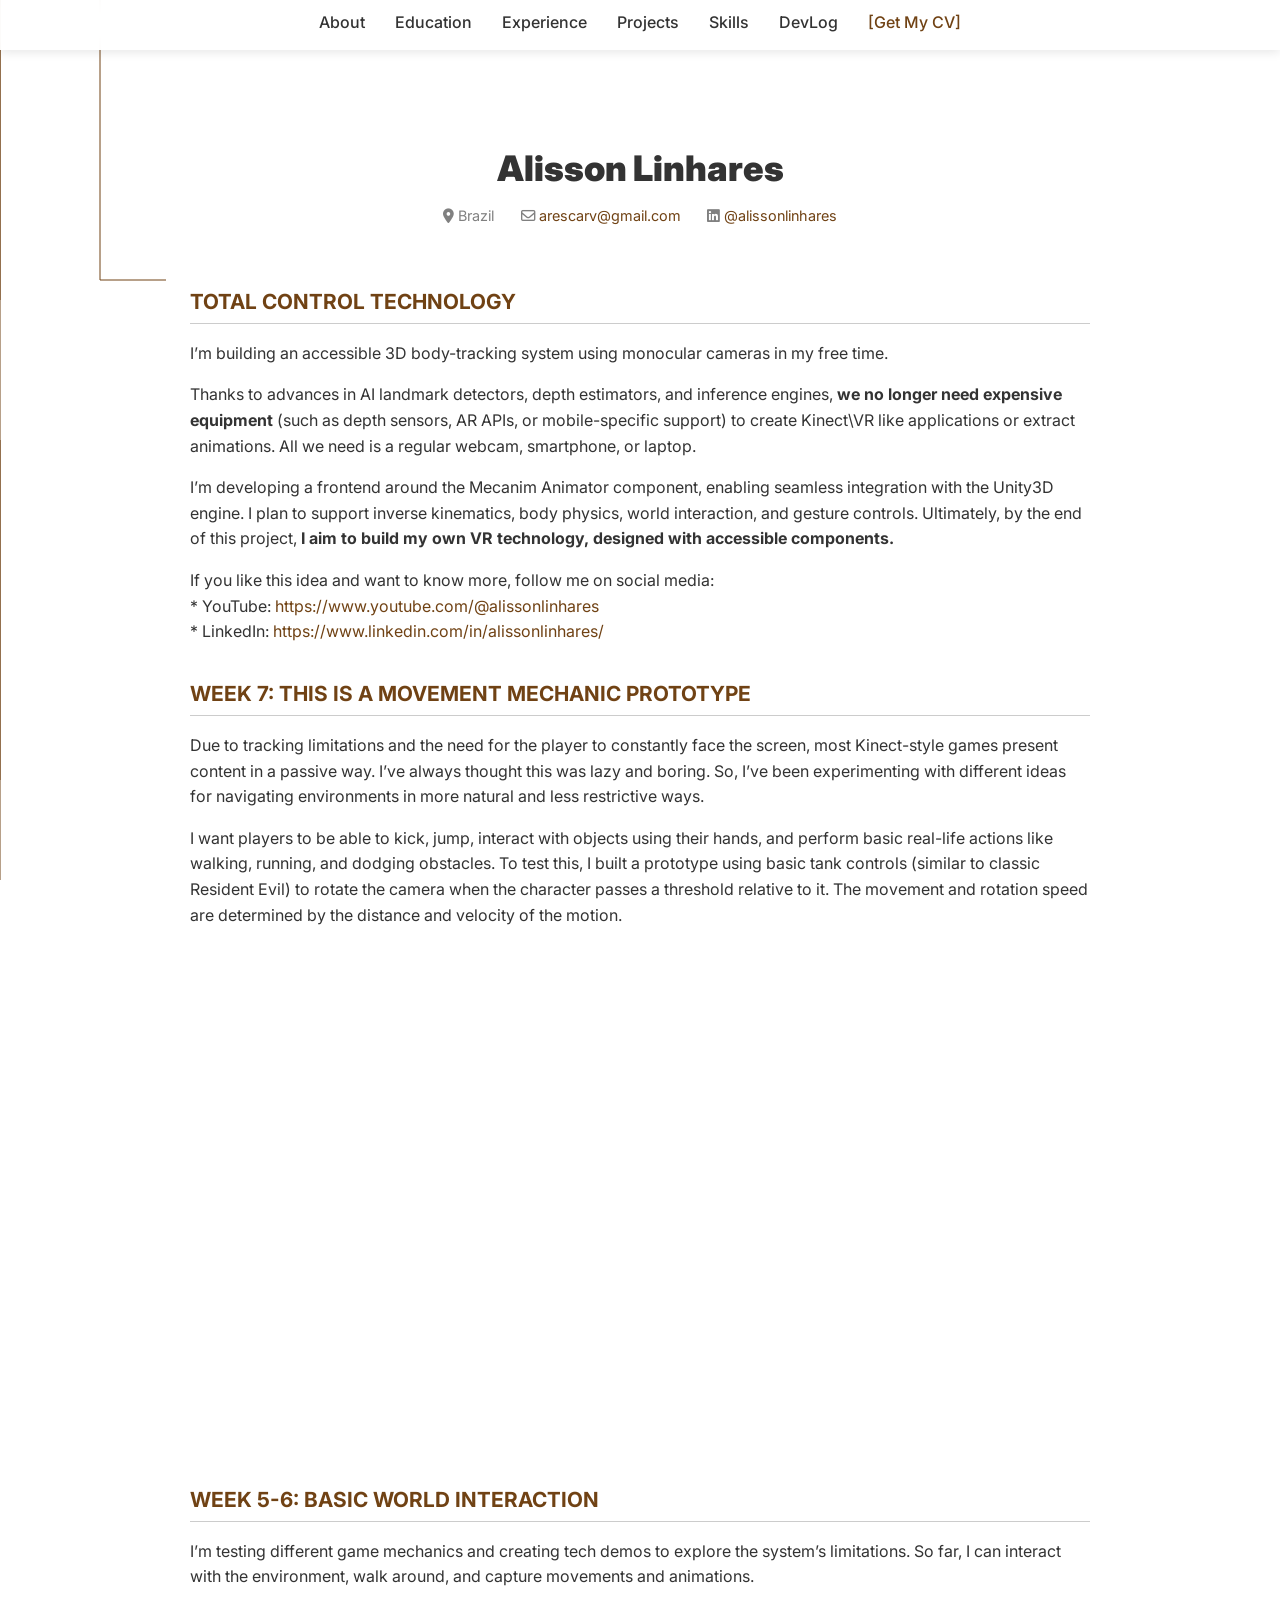
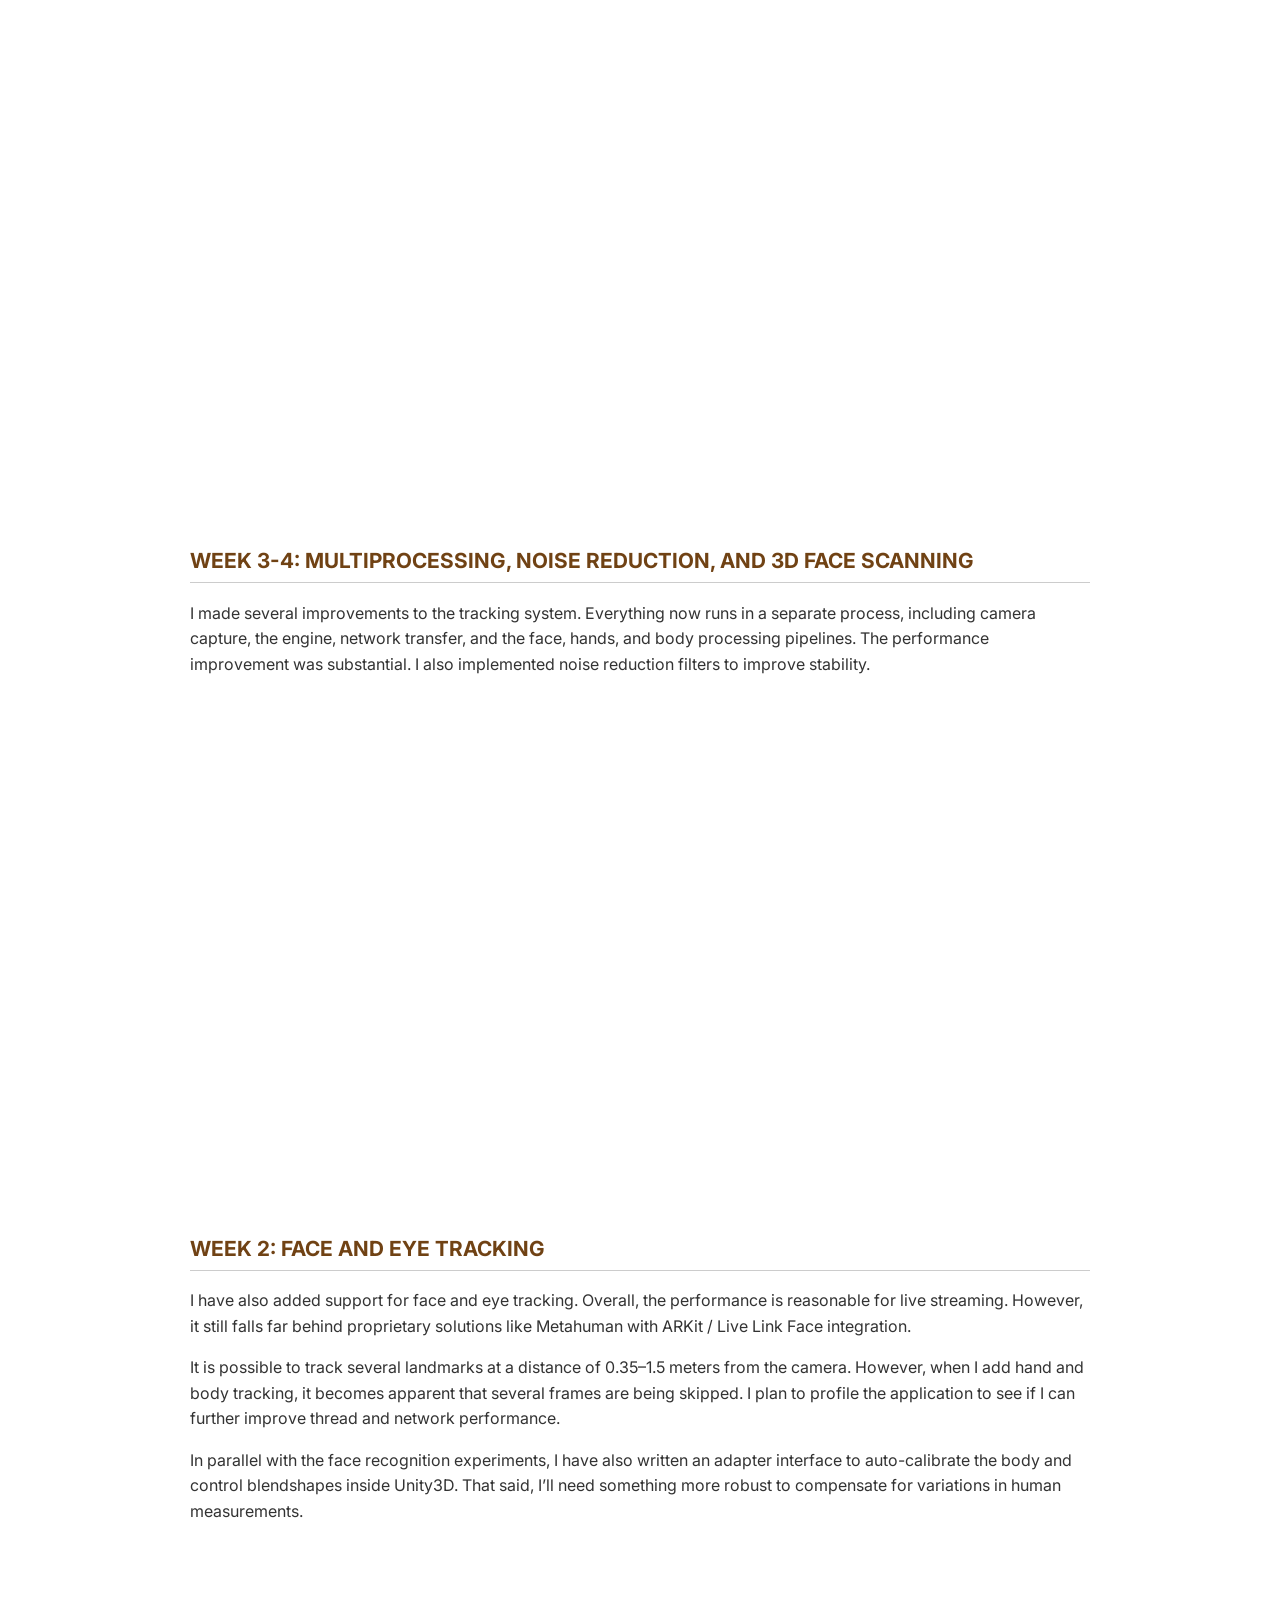
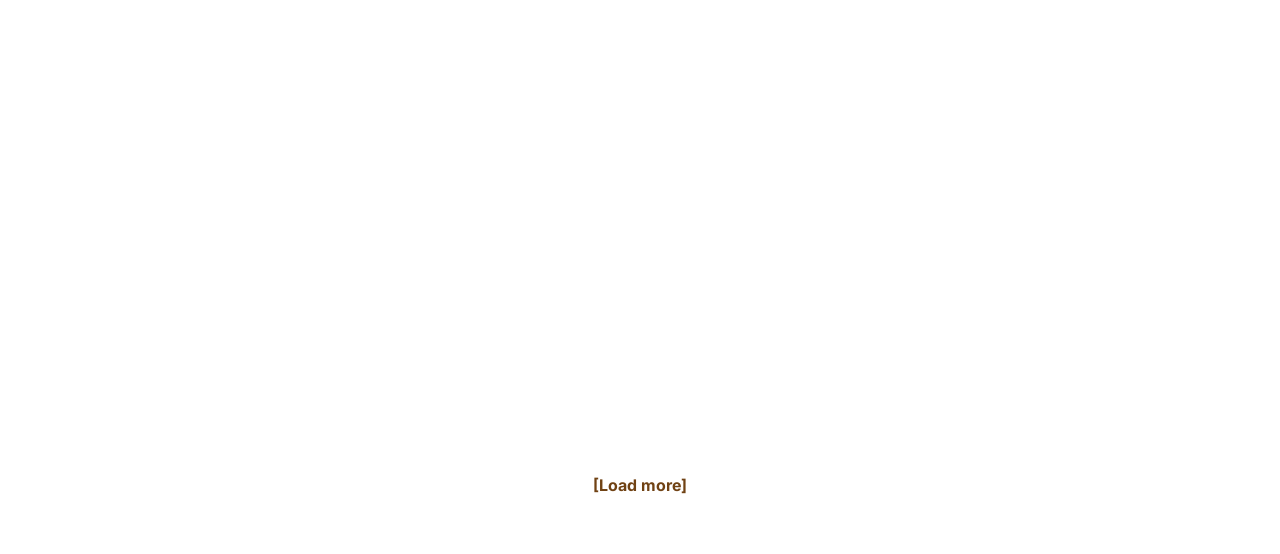
<file: devlog.html>
<!DOCTYPE html>
<html lang="en">
<head>
    <meta charset="UTF-8" />
    <meta name="viewport" content="width=device-width, initial-scale=1.0"/>
    <meta name="description" content="Alisson Linhares" />
    <title>Alisson Linhares</title>

    <link rel="stylesheet" href="css/style.css" />
    <link rel="stylesheet" href="css/navmenu.css" />
    <link rel="stylesheet" href="https://cdnjs.cloudflare.com/ajax/libs/font-awesome/6.5.0/css/all.min.css">
</head>
<body>
    <canvas id="circuit-bg"></canvas>

    <div class="content">
        <nav class="nav-menu">
            <ul>
                <li><a href="index.html#about">About</a></li>
                <li><a href="index.html#education">Education</a></li>
                <li><a href="index.html#experience">Experience</a></li>
                <li><a href="index.html#projects">Projects</a></li>
                <li><a href="index.html#skills">Skills</a></li>
                <li><a href="devlog.html">DevLog</a></li>
                <li><a href="assets/alisson_linhares.pdf" id="cv_link">[Get My CV]</a></li>
            </ul>
        </nav>

        <div class="container" id="devlog">
            <header class="center">
                <h1>Alisson Linhares</h1>
                <div class="contact">
                    <span><i class="fas fa-map-marker-alt"></i> Brazil</span>
                    <span><i class="far fa-envelope"></i> <a href="mailto:arescarv@gmail.com">arescarv@gmail.com</a></span>
                    <span><i class="fab fa-linkedin"></i> <a href="https://www.linkedin.com/in/alissonlinhares/">@alissonlinhares</a></span>
                </div>
            </header>
            <br>

            <section id="about">
                <h2>Total Control Technology</h2>
                <p>I’m building an accessible 3D body-tracking system using monocular cameras in my free time.</p>
                <p>Thanks to advances in AI landmark detectors, depth estimators, and inference engines, <b>we no longer need expensive equipment</b> (such as depth sensors, AR APIs, or mobile-specific support) to create Kinect\VR like applications or extract animations. All we need is a regular webcam, smartphone, or laptop.</p>
                <p>I’m developing a frontend around the Mecanim Animator component, enabling seamless integration with the Unity3D engine. I plan to support inverse kinematics, body physics, world interaction, and gesture controls. Ultimately, by the end of this project, <b>I aim to build my own VR technology, designed with accessible components.</b></p>
                <p>If you like this idea and want to know more, follow me on social media:<br>
                * YouTube: <a href="https://www.youtube.com/@alissonlinhares" target="_blank">https://www.youtube.com/@alissonlinhares</a><br>
                * LinkedIn: <a href="https://www.linkedin.com/in/alissonlinhares/" target="_blank">https://www.linkedin.com/in/alissonlinhares/</a>
                </p>
            </section>
        </div>

        <br>
        <div style="text-align:center">
            <a href="#loadmore" id="loadMore"><b>[Load more]</b></a>
        </div>

        <script src="js/devlog.js"></script>
        <script src="js/animation.js"></script>
    </div>
</body>
</html>
</file>
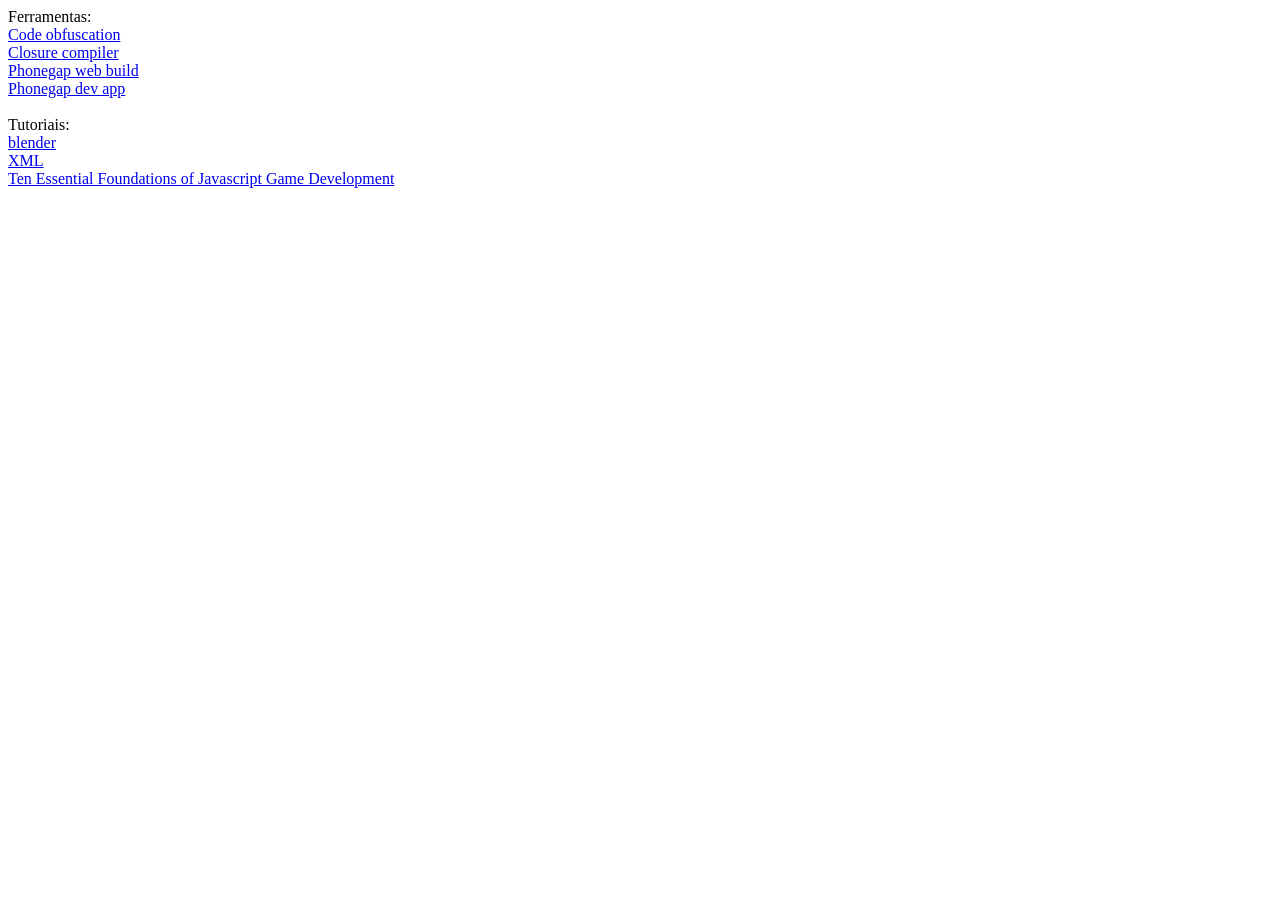
<file: assets/oxygen/doc/doc.html>
<html>
<head>
	<meta http-equiv="content-type" content="text/html; charset=utf-8">
	<title>Links</title>
</head>
<body>
	Ferramentas:</br>
	<a href="https://jscrambler.com/en/">Code obfuscation</a></br>
	<a href="https://developers.google.com/closure/compiler/docs/js-for-compiler">Closure compiler</a></br>
	<a href="https://adobeid-na1.services.adobe.com/renga-idprovider/pages/login?callback=https://ims-na1.adobelogin.com/ims/adobeid/PhoneGapBuild1/AdobeID/code?redirect_uri=https%3A%2F%2Fbuild.phonegap.com%2Fpeople%2Fauth%2Fadobeid%2Fcallback&client_id=PhoneGapBuild1&scope=openid,creative_cloud,sao.phonegap,AdobeID&display=web_v2&denied_callback=https://ims-na1.adobelogin.com/ims/denied/PhoneGapBuild1?redirect_uri=https%3A%2F%2Fbuild.phonegap.com%2Fpeople%2Fauth%2Fadobeid%2Fcallback&response_type=code&relay=1577b66e-e12d-4956-8724-171445802354&locale=en_US&flow_type=code&dc=false&client_redirect=https://ims-na1.adobelogin.com/ims/redirect/PhoneGapBuild1?client_redirect=https%3A%2F%2Fbuild.phonegap.com%2Fpeople%2Fauth%2Fadobeid%2Fcallback&idp_flow_type=login">Phonegap web build</a></br>
	<a href="http://phonegap.com/blog/2014/04/23/phonegap-developer-app/">Phonegap dev app</a></br>

	</br>

	Tutoriais:</br>
	<a href="https://www.youtube.com/watch?v=dQEPVj07r78">blender</a></br>
	<a href="http://www.w3schools.com/dom/met_element_getattribute.asp">XML</a></br>
	<a href="http://codeincomplete.com/posts/2013/12/4/javascript_game_foundations_the_game_loop/">Ten Essential Foundations of Javascript Game Development</a></br>
</body>
</html>
</file>
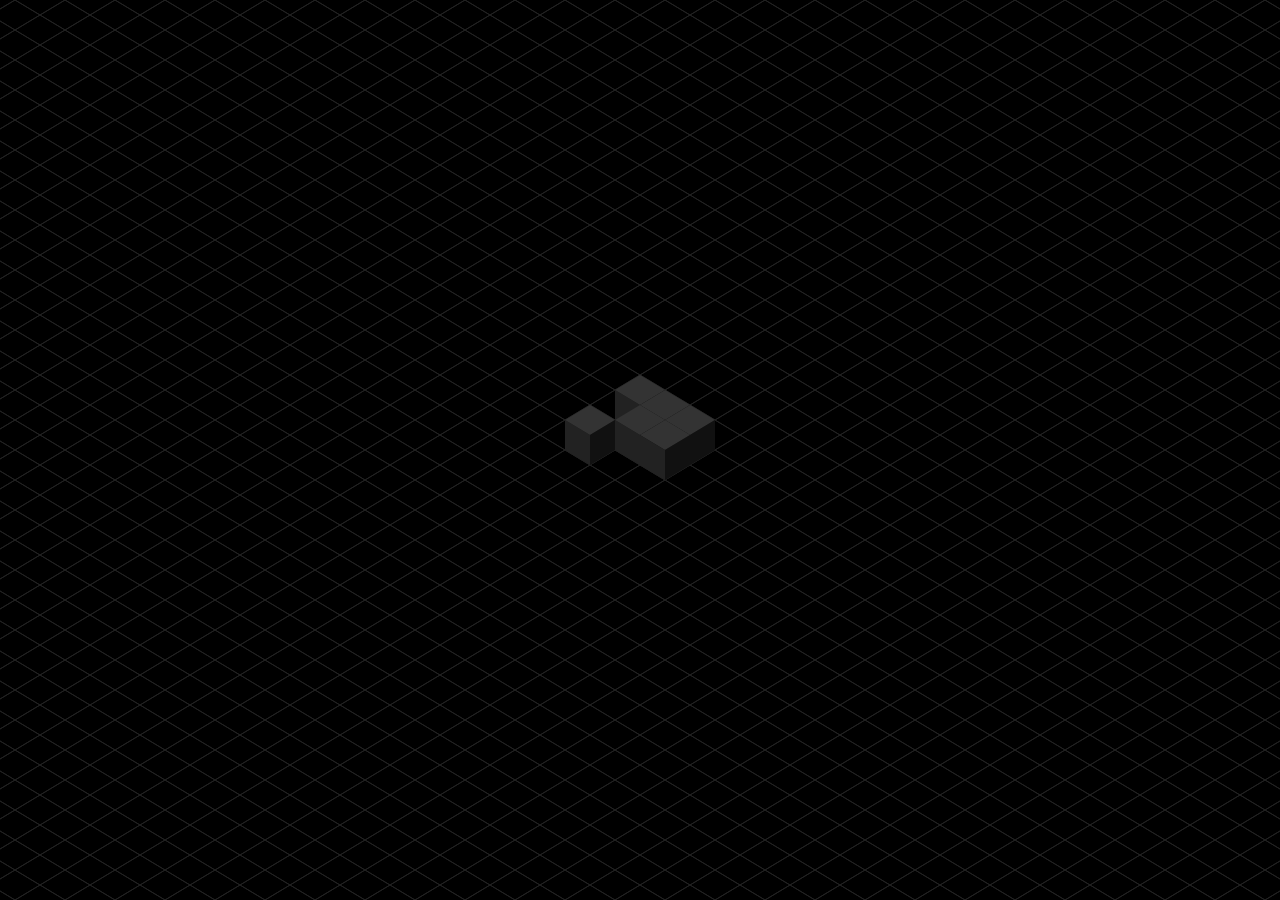
<file: assets/oxygen/editor/editor.html>
<html>
	<head>
		<meta http-equiv="content-type" content="text/html; charset=utf-8">
		<title>Oxygen</title>

		<script type="text/javascript" src="../world/grid.js"></script>
		<script type="text/javascript" src="../world/world.js"></script>
		<script type="text/javascript" src="../world/objects/object3d.js"></script>
		<script type="text/javascript" src="../world/objects/shapes/shape.js"></script>
		<script type="text/javascript" src="../world/objects/shapes/plane.js"></script>
		<script type="text/javascript" src="../world/objects/shapes/cube.js"></script>
		<script type="text/javascript" src="../world/objects/shapes/pyramid.js"></script>
		<script type="text/javascript" src="../world/objects/shapes/face.js"></script>
		<script type="text/javascript" src="../world/objects/tile.js"></script>
		<script type="text/javascript" src="../world/objects/camera.js"></script>
		<script type="text/javascript" src="../world/objects/terrain.js"></script>
		<script type="text/javascript" src="../world/effects/particle.js"></script>
		<script type="text/javascript" src="../world/effects/effect.js"></script>
		<script type="text/javascript" src="../world/effects/fire.js"></script>
		<script type="text/javascript" src="../timer.js"></script>
		<script type="text/javascript" src="../oxygen.js"></script>
		<script type="text/javascript" src="../utils/avltree.js"></script>
		<script type="text/javascript" src="../render/canvas.js"></script>
		<script type="text/javascript" src="../render/render.js"></script>
		<script type="text/javascript" src="../render/pool.js"></script>
		<script type="text/javascript" src="../input/event.js"></script>
		<script type="text/javascript" src="../input/mouse.js"></script>
		<script type="text/javascript" src="../input/keyboard.js"></script>
		<script type="text/javascript" src="../input/touch.js"></script>
		<script type="text/javascript" src="../media/animation.js"></script>
		<script type="text/javascript" src="../media/sound.js"></script>
		<script type="text/javascript" src="../media/texture.js"></script>
		<script type="text/javascript" src="../media/resources.js"></script>
		<script type="text/javascript" src="../media/tileset.js"></script>
		<script type="text/javascript" src="../editor/selection.js"></script>
	</head>

	<body>
		<script type="text/javascript">
			var Editor = function () {
				Oxygen.call( this );
			}

			Editor.prototype = Object.create( Oxygen.prototype );

			Editor.prototype.onStart = function() {
				var terrain = new Terrain();

				terrain.genTileAt = function( x, z ) {
					var v1 = [-0.5, 0  ];
					var v2 = [ 0  , 0.5];
					var v3 = [ 0.5, 0  ];
					var v4 = [ 0  ,-0.5];

					var shape = new Shape( x, 0, z );
					shape.addFace( new Face( [ v1, v2, v3, v4 ], "#222222" ) );
					shape.showWireframe( true );
					shape.setScaleY( 0 );
					return shape;
				}

				this.add( new Cube(  0, 0,  0 ) );
				this.add( new Cube(  1, 0,  0 ) );
				this.add( new Cube(  0, 0,  1 ) );
				this.add( new Cube(  1, 0,  1 ) );
				this.add( new Cube( -1, 0,  1 ) );
				this.add( new Cube( -1, 0, -1 ) );
				this.add( terrain );

				this.selection = new Selection( this );
			}

			Editor.prototype.onKeyDown = function() {
				this.selection.onKeyDown();

				var camera = this.getCamera();
				var world = this.getWorld();

				if ( Keyboard.isDown( KEY_R ) ) {
					world.turnRight();
					camera.rotateY( Math.PI / 2 );
				} else if ( Keyboard.isDown( KEY_L ) ) {
					world.turnLeft();
					camera.rotateY( -Math.PI / 2  );
				}

				if ( Keyboard.isDown( KEY_I ) ) {
					camera.zoom( 0.1 );
				} else if ( Keyboard.isDown( KEY_O ) ) {
					camera.zoom(-0.1 );
				}

				if ( Keyboard.isDown( KEY_Q ) ) {
					camera.scaleX( 0.01 );
				} else if ( Keyboard.isDown( KEY_E ) ) {
					camera.scaleX( -0.01 );
				}
			}

			Editor.prototype.onPress = function( event ) {
				this.selection.onPress( event );

				this.mouseX = event.getX();
				this.mouseY = event.getY();
			}

			Editor.prototype.onDrag = function( event ) {
				this.selection.onDrag( event );
			}

			Editor.prototype.onTap = function( event ) {
				this.selection.onTap( event );
			}

			Editor.prototype.onUpdate = function() {
				var camera = this.getCamera();

				if ( Keyboard.isDown( KEY_W ) ) {
					camera.forward( 0.5 * Timer.elapsed );
				} else if ( Keyboard.isDown( KEY_S ) ) {
					camera.backward( 0.5 * Timer.elapsed );
				}

				if ( Keyboard.isDown( KEY_A ) ) {
					camera.left( 0.5 * Timer.elapsed );
				} else if ( Keyboard.isDown( KEY_D ) ) {
					camera.right( 0.5 * Timer.elapsed );
				}
			}

			var editor = new Editor();
			editor.start();
		</script>
	</body>
</html>
</file>
<file: css/style.css>
/* Base styles */
@import url('https://fonts.googleapis.com/css2?family=Inter:wght@400;500;600;700&display=swap');

:root {
    --primary-color: #4a90e2;
    --secondary-color: #50e3c2;
    --text-color: #333;
    --background-color: #fff;
    --card-background: rgba(255, 255, 255, 0.05);
    --shadow-color: rgba(0, 0, 0, 0.1);
}

html {
    scroll-behavior: smooth;
}

body {
    font-family: 'Inter', -apple-system, BlinkMacSystemFont, 'Segoe UI', Roboto, Oxygen, Ubuntu, Cantarell, 'Open Sans', 'Helvetica Neue', sans-serif;
    margin: 0;
    padding: 0;
    color: var(--text-color);
    background: var(--background-color);
    line-height: 1.6;
    padding-top: 60px;
}

a {
    color: #704214;
    text-decoration: none;
}

a:hover {
    background-color: rgba(255, 255, 0, 0.15); /* Transparent yellow */
}

.container {
    width: 100%;
}

.center {
    text-align: center;
}

h1 {
    font-size: 2.2rem;
    font-weight: 900;
    margin-bottom: 0.3rem;
}

h2 {
    font-size: 1.3rem;
    text-transform: uppercase;
    color: #704214;
    border-bottom: 1px solid #ccc;
    margin-top: 2rem;
    padding-bottom: 0.3rem;
}

h3 {
    font-size: 1.1rem;
    font-weight: bold;
    margin: 0.5rem 0 0.2rem;
    display: flex;
    justify-content: space-between;
}

#cv_link {
    color: #704214;
}

.org {
    color: gray;
    font-size: 0.9rem;
    margin-bottom: 0.5rem;
}

.contact {
    font-size: 0.9rem;
    color: gray;
    margin-top: 0.5rem;
}

.contact span {
    margin: 0 0.7rem;
}

ul {
    padding-left: 1.2em;
    margin: 0.2rem 0 1rem;
}

ul li {
    margin-bottom: 0.3rem;
}

.entry {
    margin-bottom: 1.5rem;
}

.tech {
    color: gray;
    font-weight: bold;
}

.tags {
    display: inline-block;
    font-size: 0.9rem;
    margin-top: 0.2rem;
}

.tags span,
.tags {
    background: #f0f0f0;
    border-radius: 6px;
    padding: 0.2rem 0.5rem;
    margin: 0.1rem 0.2rem;
    display: inline-block;
}

.video-thumbnail {
    position: relative;
    display: inline-block;
    text-decoration: none;
    border: 0;
}

.video-thumbnail img {
    display: block;
    width: 100%;
    max-width: 640px;
    border: 0;
}

.play-button {
    position: absolute;
    top: 50%;
    left: 50%;
    transform: translate(-50%, -50%);
    font-size: 60px;
    color: white;
    background: rgba(0,0,0,0.6);
    border-radius: 50%;
    padding: 10px 20px;
}

#circuit-bg {
    position: fixed;
    top: 0;
    left: 0;
    z-index: 0;
    width: 100vw;
    height: 100vh;
    pointer-events: none;
}

.content {
    position: relative;
    z-index: 1;
    padding: 2rem;
    background: white;
    max-width: 900px;
    width: 100%;
    margin: 2rem auto;
    padding: 1.5rem;
}

.video-wrapper {
  position: relative;
  width: 100%;
  padding-top: 56.25%;
}

.video-wrapper iframe {
  position: absolute;
  top: 0;
  left: 0;
  width: 100%;
  height: 100%;
}

@media (max-width: 640px) {
    body {
        padding-top: 85px;
    }

    h1 {
        font-size: 1.5rem;
    }

    h3 {
        flex-direction: column;
        gap: 0.1rem;
    }

    h3 span {
        font-size: 0.82rem;
        color: gray;
        font-weight: normal;
    }

    .contact {
        display: flex;
        flex-direction: column;
        gap: 0.3rem;
        align-items: center;
    }

    .contact span {
        margin: 0;
    }

    .content {
        padding: 0.8rem;
        margin: 0;
    }

    ul {
        padding-left: 1em;
    }
}
</file>
<file: css/timeline.css>
.timeline-chart-container {
    font-family: 'Inter', sans-serif;
    padding: 0;
    user-select: none;
    width: 100%;
    max-width: 900px;
    margin: 0 auto;
}

.timeline-chart-card {
    background: #fff;
    width: 100%;
    padding: 1rem;
    box-shadow: 0 1px 4px rgba(0, 0, 0, 0.1);
    overflow-x: auto;
    position: relative;
}

.timeline-chart-tooltip {
    position: absolute;
    background: white;
    border: 1px solid #ccc;
    padding: 8px;
    border-radius: 4px;
    font-size: 14px;
    pointer-events: none;
    transform: translate(-50%, -120%);
    white-space: nowrap;
    z-index: 10;
}

svg {
    width: 100%;
    height: 240px;
}
</file>
<file: css/carousel.css>
* {
    box-sizing: border-box;
}

.close-btn {
    position: absolute;
    top: 20px;
    right: 20px;
    font-size: 30px;
    color: white;
    cursor: pointer;
}

.carousel {
    position: relative;
    width: 100%;
    max-width: 800px;
    height: auto;
    aspect-ratio: 8 / 2.5;
    margin: 0 auto;
    overflow: hidden;
    border-radius: 12px;
    box-shadow: 0 4px 10px rgba(0,0,0,0.2);
    background: black;
}

.carousel-image {
    cursor: pointer;
}

.carousel-images {
    display: flex;
    transition: transform 0.5s ease-in-out;
    height: 100%;
}

.carousel-item {
    width: 100%;
    height: 100%;
    flex-shrink: 0;
    display: flex;
    flex-direction: column;
    justify-content: center;
    align-items: center;
    color: white;
    padding: 0;
    text-align: center;
}

.carousel-item img {
    width: 100%;
    height: auto;
    max-height: 180px;
    object-fit: contain;
    background-color: black;
    cursor: pointer;
}

.caption {
    font-size: 0.9rem;
    padding: 0.5rem;
    color: white;
    max-height: 60px;
    overflow: hidden;
    text-overflow: ellipsis;
}

.carousel-buttons {
    position: absolute;
    top: 50%;
    width: 100%;
    display: flex;
    justify-content: space-between;
    transform: translateY(-50%);
    padding: 0 10px;
    pointer-events: none;
}

.carousel-buttons button {
    background: rgba(255, 255, 255, 0.7);
    border: none;
    padding: 0.5em;
    font-size: 1.2em;
    cursor: pointer;
    transition: background 0.3s;
    pointer-events: auto;
}

.carousel-buttons button:hover {
    background: rgba(255, 255, 255, 0.9);
}

.modal {
    display: none;
    position: fixed;
    z-index: 1000;
    padding-top: 60px;
    left: 0;
    top: 0;
    width: 100%;
    height: 100%;
    overflow: auto;
    background-color: rgba(0,0,0,0.8);
}

.modal-content {
    display: block;
    margin: auto;
    max-width: 90%;
    max-height: 80vh;
}

.close {
    position: absolute;
    top: 20px;
    right: 35px;
    font-size: 40px;
    font-weight: bold;
    color: white;
    cursor: pointer;
}

#modalCaption {
    color: white;
    text-align: center;
    margin-top: 10px;
}

@media (max-width: 640px) {
    .carousel {
        aspect-ratio: 4 / 3;
    }

    .carousel-item img {
        max-height: 140px;
    }

    .caption {
        font-size: 0.75rem;
        max-height: 70px;
    }

    .carousel-buttons button {
        font-size: 1rem;
        padding: 0.3em 0.5em;
    }
}
</file>
<file: css/navmenu.css>
.nav-menu {
    position: fixed;
    top: 0;
    left: 0;
    right: 0;
    background: rgba(255, 255, 255, 0.95);
    backdrop-filter: blur(10px);
    box-shadow: 0 2px 10px rgba(0, 0, 0, 0.1);
    z-index: 1000;
}

.nav-menu ul {
    display: flex;
    justify-content: center;
    list-style: none;
    padding: 0;
    margin: 0;
    gap: 10px;
}

section {
    scroll-margin-top: 60px;
}

.nav-menu a {
    color: #333;
    text-decoration: none;
    padding: 10px 10px;
    display: block;
    transition: color 0.3s ease;
    font-weight: 500;
}

.nav-menu a:hover {
    color: #704214;
}

@media (max-width: 640px) {
    .nav-menu ul {
        flex-wrap: wrap;
        gap: 0;
        padding: 4px 0;
    }

    .nav-menu a {
        padding: 5px 7px;
        font-size: 0.8rem;
    }

    section {
        scroll-margin-top: 85px;
    }
}
</file>
